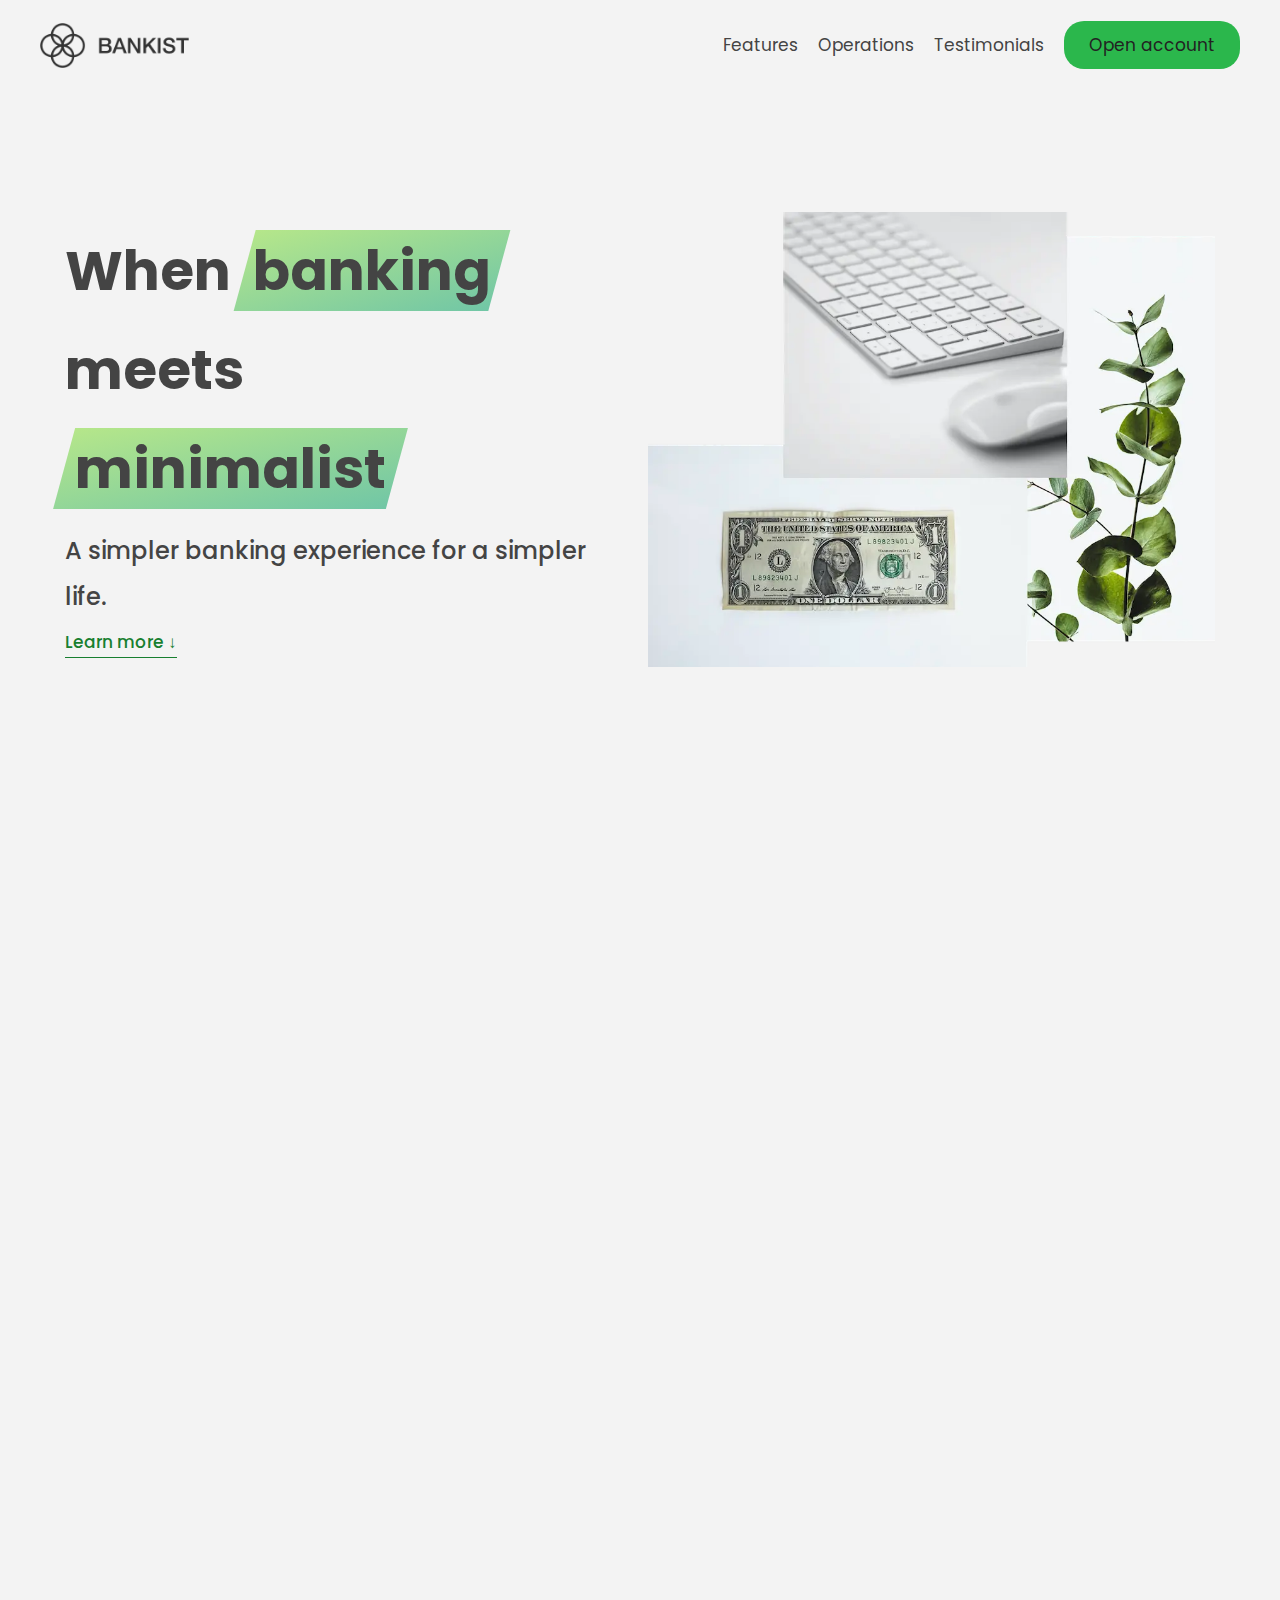
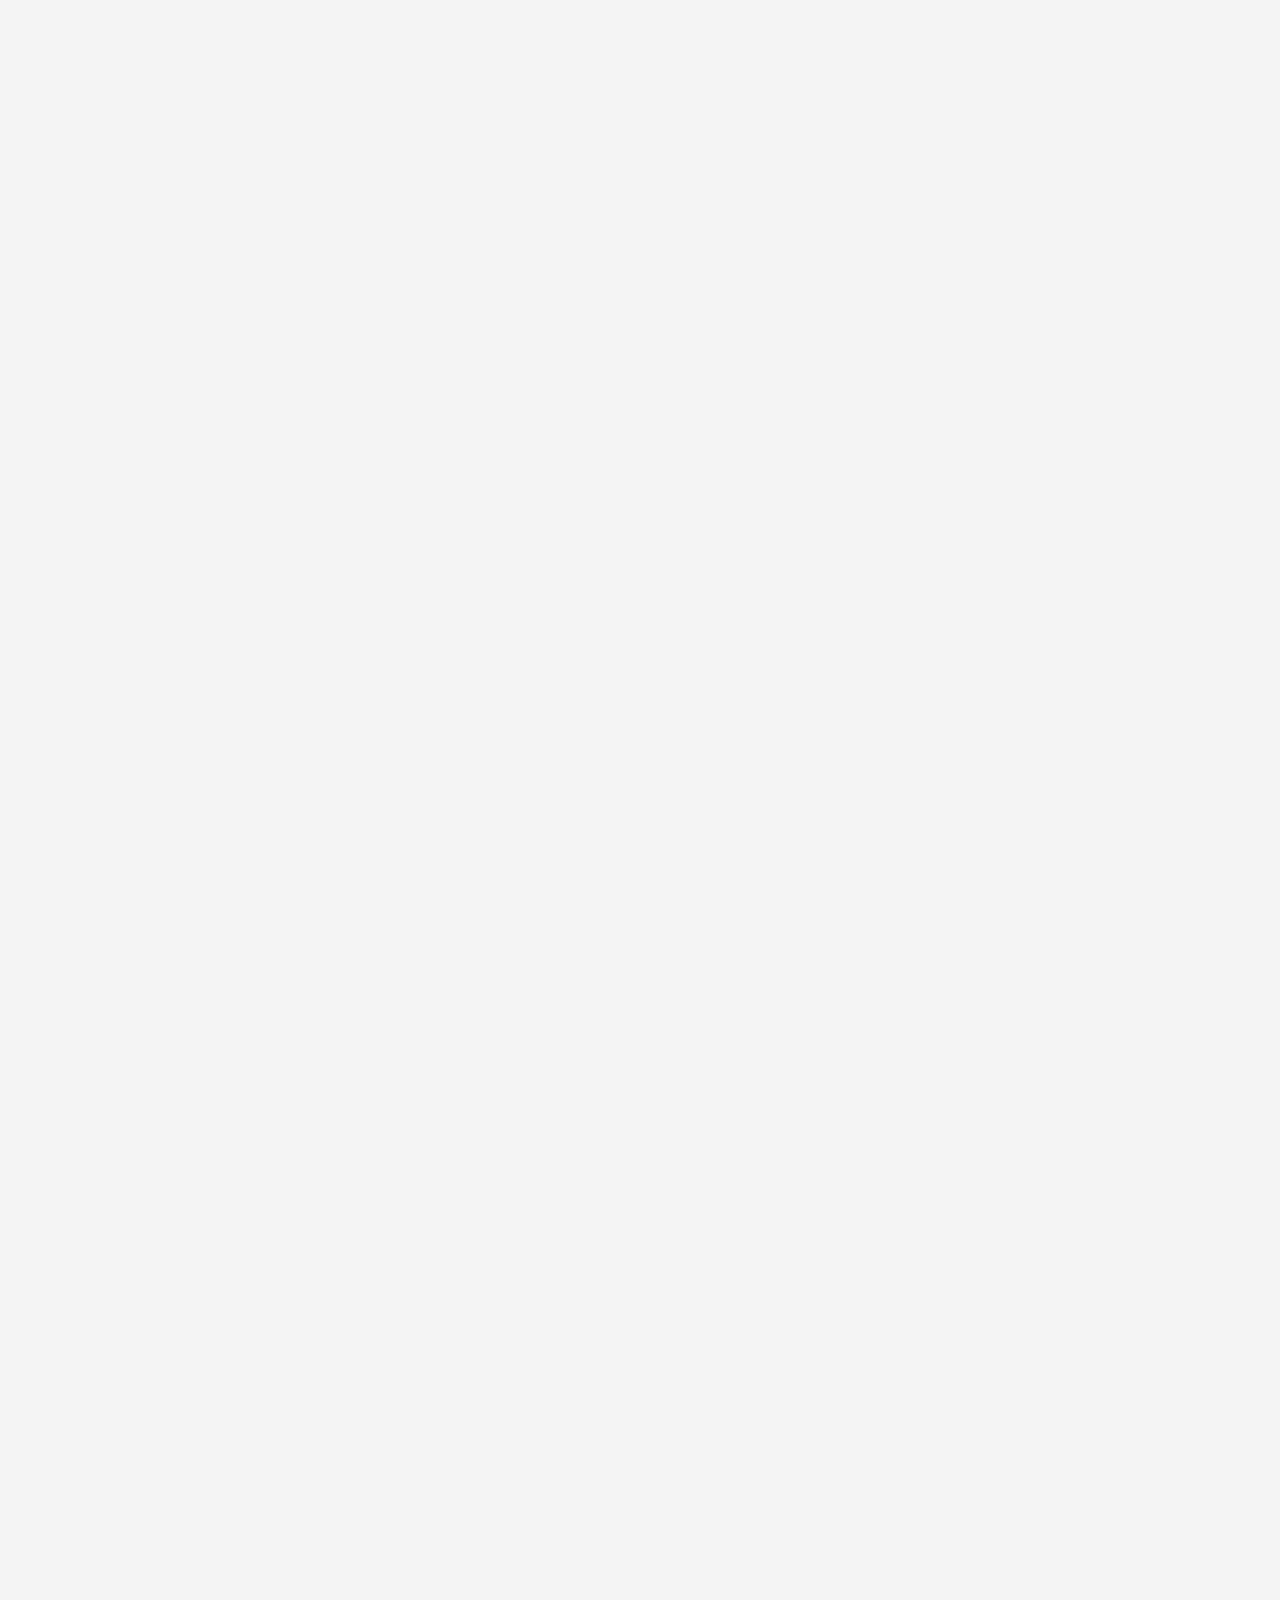
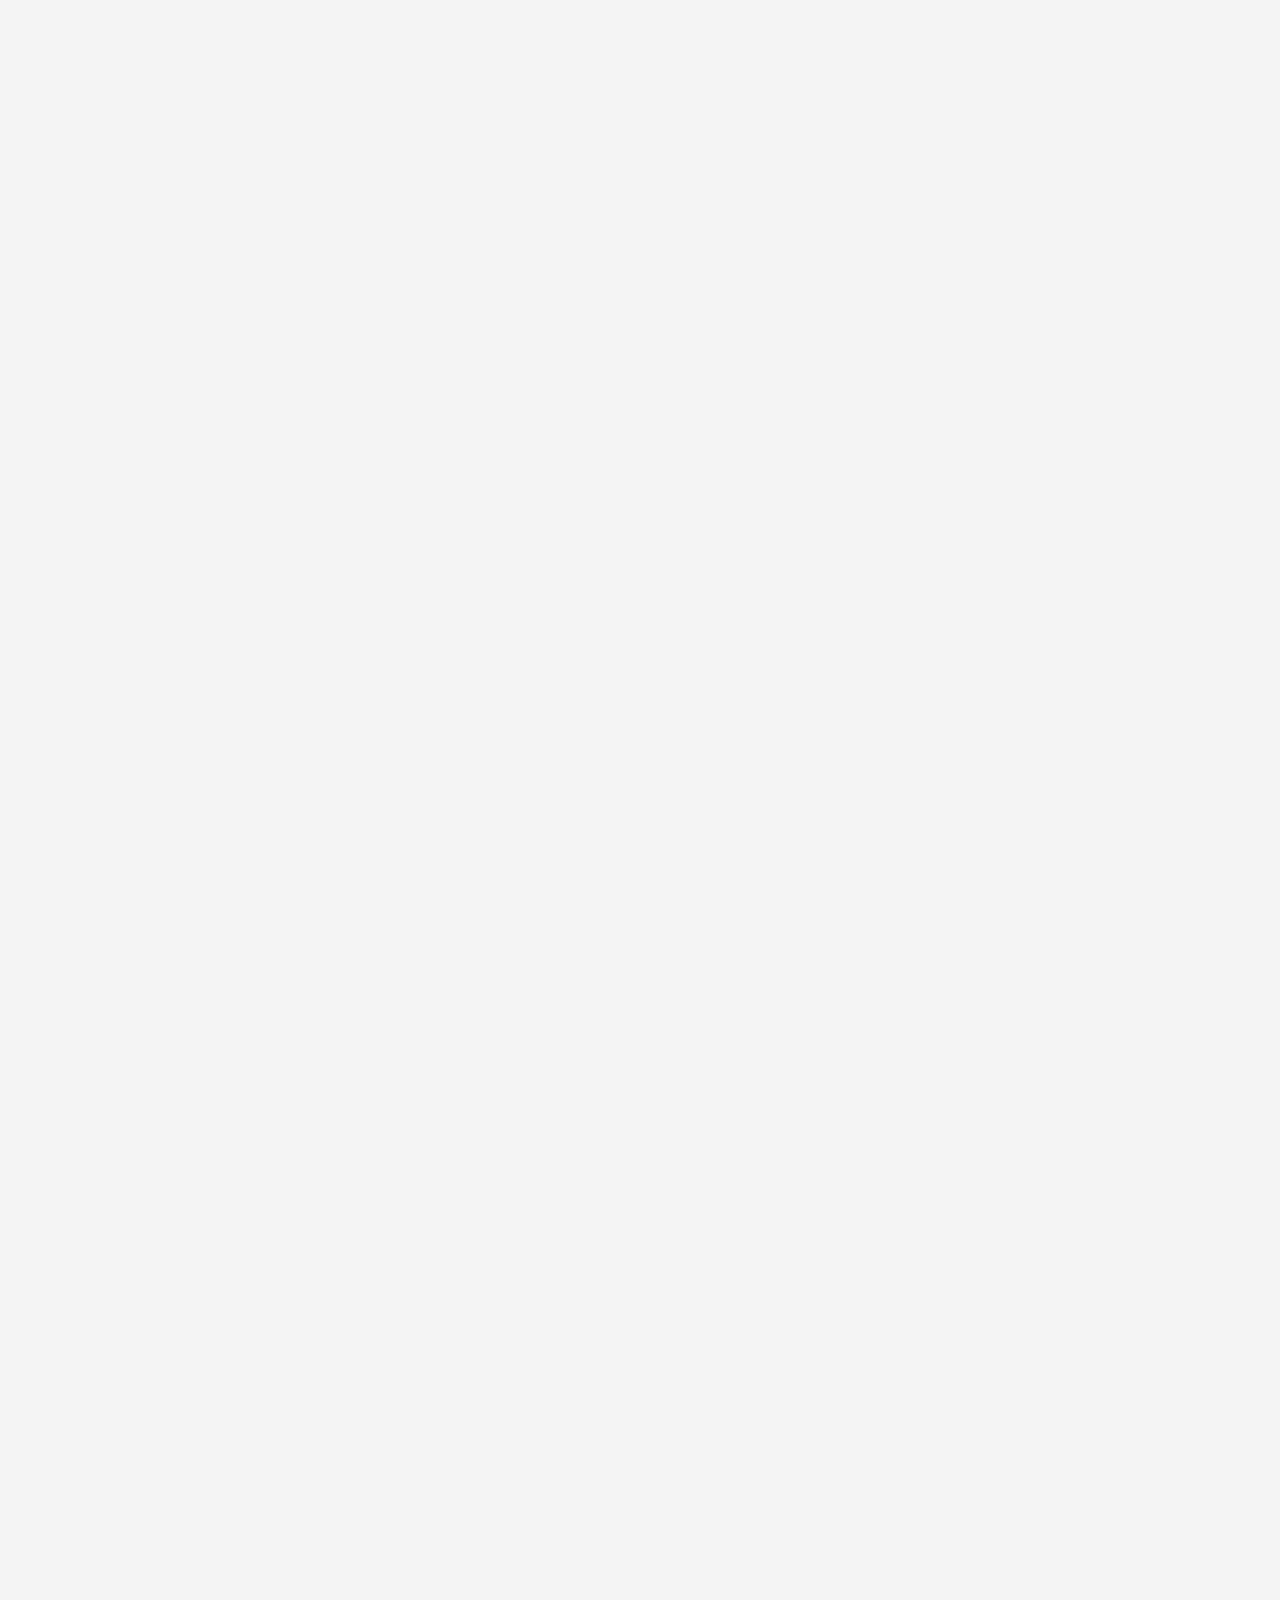
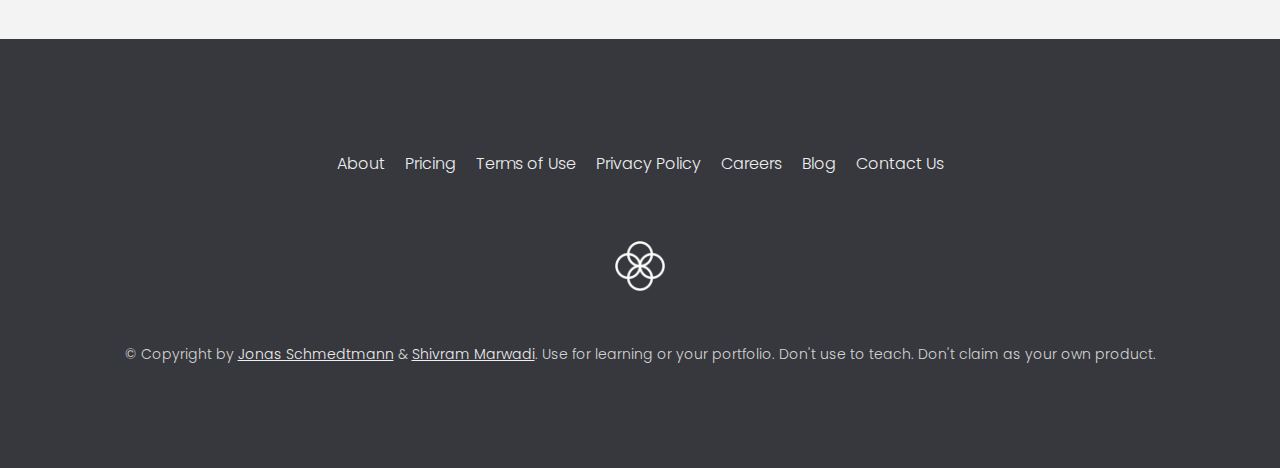
<file: bankist/index.html>
<!DOCTYPE html>
<html lang="en">

<head>
  <meta charset="UTF-8" />
  <meta name="viewport" content="width=device-width, initial-scale=1.0" />
  <meta http-equiv="X-UA-Compatible" content="ie=edge" />
  <meta name="description" content="Everything you need in a modern bank and more">
  <meta name="keywords" content="Online bank, Bankist bank, Fictional bank">
  <!-- Open Graph Meta Tags -->
  <meta property="og:title" content="Bankist" />
  <meta property="og:description" content="Everything you need in a modern bank and more" />
  <meta property="og:image" content="https://bankist-bank.vercel.app/img/logo.webp" />
  <meta property="og:url" content="https://bankist-bank.vercel.app/" />
  <meta property="og:type" content="website" />
  <link rel="shortcut icon" type="image/png" href="./img/icon.webp" />
  <link href="https://fonts.googleapis.com/css?family=Poppins:300,400,500,600&display=swap" rel="stylesheet" />
  <link rel="stylesheet" href="./css/style.css  " />
  <link rel="stylesheet" href="./css/responsive.css" />
  <title>Bankist | When Banking meets Minimalist</title>
  <script defer src="./index.js"></script>
</head>

<body>
  <header class="header">
    <nav class="nav">
      <img src="./img/logo.webp" alt="Bankist logo" class="nav__logo" id="logo" />
      <ul class="nav__links">
        <li class="nav__item">
          <a class="nav__link" href="#section--1">Features</a>
        </li>
        <li class="nav__item">
          <a class="nav__link" href="#section--2">Operations</a>
        </li>
        <li class="nav__item">
          <a class="nav__link" href="#section--3">Testimonials</a>
        </li>
        <li class="nav__item">
          <a class="nav__link nav__link--btn btn--show-modal" href="./login/login.html">Open
            account</a>
        </li>
      </ul>
      <img class="hamburger" src="./img/hamburger.webp" alt="Open menu" />
    </nav>

    <div class="header__title">
      <section class="header-content">
        <h1>
          When
          <!-- Green highlight effect -->
          <span class="highlight">banking</span>
          meets<br />
          <span class="highlight">minimalist</span>
        </h1>
        <h2>A simpler banking experience for a simpler life.</h2>
        <button class="btn--text btn--scroll-to">Learn more &DownArrow;</button>
      </section>

      <img src="./img/hero.webp" class="header__img" alt="Minimalist bank items" />
    </div>
  </header>

  <section class="section section-1 " id="section--1">
    <div class="section__title">
      <h2 class="section__description">Features</h2>
      <h3 class="section__header">
        Everything you need in a modern bank and more.
      </h3>
    </div>

    <div class="features">
      <section class="feature-one">
        <img src="./img/digital-lazy.webp" data-src="./img/digital.webp" alt="Computer"
          class="features__img lazy-img" />
        <div class="features__feature">
          <div class="features__icon">
            <svg>
              <use xlink:href="./img/icons.svg#icon-monitor"></use>
            </svg>
          </div>
          <h5 class="features__header">100% digital bank</h5>
          <p>
            Experience the convenience of banking entirely online, with no need to visit physical branches. Manage your
            finances anytime, anywhere, with our secure and user-friendly platform.
          </p>
        </div>
      </section>
      <section class="feature-two">
        <div class="features__feature">
          <div class="features__icon">
            <svg>
              <use xlink:href="./img/icons.svg#icon-trending-up"></use>
            </svg>
          </div>
          <h5 class="features__header">Watch your money grow</h5>
          <p>
            Enjoy competitive interest rates and smart saving tools that help your money grow effortlessly. Our
            intuitive dashboard provides clear insights into your financial progress.
          </p>
        </div>
        <img src="./img/grow-lazy.webp" data-src="./img/grow.webp" alt="Plant" class="features__img lazy-img" />
      </section>
      <section class="feature-three">
        <img src="./img/card-lazy.webp" data-src="./img/card.webp" alt="Credit card" class="features__img lazy-img" />
        <div class="features__feature">
          <div class="features__icon">
            <svg>
              <use xlink:href="./img/icons.svg#icon-credit-card"></use>
            </svg>
          </div>
          <h5 class="features__header">Free debit card included</h5>
          <p>
            Receive a free debit card with no hidden fees. Use it for everyday purchases, access ATMs, and enjoy
            seamless transactions worldwide.
          </p>
        </div>
      </section>
    </div>
  </section>

  <section class="section " id="section--2">
    <div class="section__title">
      <h2 class="section__description">Operations</h2>
      <h3 class="section__header">
        Everything as simple as possible, but no simpler.
      </h3>
    </div>

    <section class="operations">
      <section class="operations__tab-container">
        <button class="btn operations__tab operations__tab--1 operations__tab--active" data-tab="1">
          <span>01</span>Instant Transfers
        </button>
        <button class="btn operations__tab operations__tab--2" data-tab="2">
          <span>02</span>Instant Loans
        </button>
        <button class="btn operations__tab operations__tab--3" data-tab="3">
          <span>03</span>Instant Closing
        </button>
      </section>
      <div class="operations__content operations__content--1 operations__content--active">
        <div class="operations__icon operations__icon--1">
          <svg>
            <use xlink:href="./img/icons.svg#icon-upload"></use>
          </svg>
        </div>
        <h5 class="operations__header">
          Tranfser money to anyone, instantly! No fees, no BS.
        </h5>
        <p>
          Enjoy the freedom of sending money to anyone, anywhere, with just a few taps. Our instant transfer feature
          ensures your funds reach their destination in seconds. With no fees and no hidden charges, you can transfer
          money without any hassle. Experience seamless and secure transactions that make managing your finances simpler
          and more efficient.
        </p>
      </div>

      <div class="operations__content operations__content--2">
        <div class="operations__icon operations__icon--2">
          <svg>
            <use xlink:href="./img/icons.svg#icon-home"></use>
          </svg>
        </div>
        <h5 class="operations__header">
          Buy a home or make your dreams come true, with instant loans.
        </h5>
        <p>
          Whether you're looking to buy your dream home or fund a personal project, our instant loans provide the
          financial boost you need. With quick approvals and competitive rates, you can achieve your goals without the
          long wait. Enjoy a seamless application process and get the funds you need to make your dreams a reality.
        </p>
      </div>
      <div class="operations__content operations__content--3">
        <div class="operations__icon operations__icon--3">
          <svg>
            <use xlink:href="./img/icons.svg#icon-user-x"></use>
          </svg>
        </div>
        <h5 class="operations__header">
          No longer need your account? No problem! Close it instantly.
        </h5>
        <p>
          If you ever decide to close your account, we've made the process simple and hassle-free. With just a few
          clicks, you can close your account instantly without any hidden fees or lengthy procedures. Enjoy the freedom
          and flexibility to manage your banking needs on your terms.
        </p>
      </div>
    </section>
  </section>

  <section class="section " id="section--3">
    <div class="section__title section__title--testimonials">
      <h2 class="section__description">Not sure yet?</h2>
      <h3 class="section__header">
        Millions of Bankists are already making their lifes simpler.
      </h3>
    </div>

    <div class="slider">
      <div class="slide slide--1">
        <div class="testimonial">
          <h5 class="testimonial__header">Best financial decision ever!</h5>
          <blockquote class="testimonial__text">
            Choosing our online bank is the smartest financial move you can make. Enjoy unparalleled convenience,
            top-notch security, and a range of features designed to help you manage your money effectively. Experience
            the future of banking and make your best financial decision today!
          </blockquote>
          <address class="testimonial__author">
            <img src="./img/user-1.webp" alt="" aria-hidden="true" class="testimonial__photo" />
            <h6 class="testimonial__name">Aarav Lynn</h6>
            <p class="testimonial__location">San Francisco, USA</p>
          </address>
        </div>
      </div>

      <div class="slide slide--2">
        <div class="testimonial">
          <h5 class="testimonial__header">
            The last step to becoming a complete minimalist
          </h5>
          <blockquote class="testimonial__text">
            Embrace simplicity with our streamlined banking experience. Our 100% digital bank eliminates the clutter and
            complexity of traditional banking, allowing you to manage your finances effortlessly. Take the final step
            towards a minimalist lifestyle with a bank that values simplicity and efficiency.
          </blockquote>
          <address class="testimonial__author">
            <img src="./img/user-2.webp" alt="" aria-hidden="true" class="testimonial__photo" />
            <h6 class="testimonial__name">Miyah Miles</h6>
            <p class="testimonial__location">London, UK</p>
          </address>
        </div>
      </div>

      <div class="slide slide--3">
        <div class="testimonial">
          <h5 class="testimonial__header">
            Finally free from old-school banks
          </h5>
          <blockquote class="testimonial__text">
            Break free from the constraints of traditional banking. Our modern, fully digital platform offers a
            refreshing alternative, giving you the freedom and flexibility to manage your finances on your terms. Say
            goodbye to long lines, hidden fees, and outdated practices, and hello to a new era of banking.
          </blockquote>
          <address class="testimonial__author">
            <img src="./img/user-3.webp" alt="" aria-hidden="true" class="testimonial__photo" />
            <h6 class="testimonial__name">Francisco Gomes</h6>
            <p class="testimonial__location">Lisbon, Portugal</p>
          </address>
        </div>
      </div>
      <button class="slider__btn slider__btn--left">&larr;</button>
      <button class="slider__btn slider__btn--right">&rarr;</button>
      <div class="dots"></div>
    </div>
  </section>

  <section class="section section--sign-up ">
    <div class="section__title">
      <h3 class="section__header">
        The best day to join Bankist was one year ago. The second best is
        today!
      </h3>
    </div>
    <a class="nav__link nav__link--btn btn--show-modal" href="./login/login.html">Open your free account
      today!</a>
  </section>

  <footer class="footer">
    <ul class="footer__nav">
      <li class="footer__item">
        <a class="footer__link" href="#">About</a>
      </li>
      <li class="footer__item">
        <a class="footer__link" href="#">Pricing</a>
      </li>
      <li class="footer__item">
        <a class="footer__link" href="#">Terms of Use</a>
      </li>
      <li class="footer__item">
        <a class="footer__link" href="#">Privacy Policy</a>
      </li>
      <li class="footer__item">
        <a class="footer__link" href="#">Careers</a>
      </li>
      <li class="footer__item">
        <a class="footer__link" href="#">Blog</a>
      </li>
      <li class="footer__item">
        <a class="footer__link" href="#">Contact Us</a>
      </li>
    </ul>
    <img src="./img/icon.webp" alt="Bankist logo" class="footer__logo" />
    <p class="footer__copyright">
      &copy; Copyright by
      <a class="footer__link twitter-link" target="_blank" href="https://twitter.com/jonasschmedtman">Jonas
        Schmedtmann</a> & <a class="footer__link twitter-link" target="_blank"
        href="#">Shivram Marwadi</a>. Use for learning or your portfolio. Don't use to teach. Don't claim
      as your own product.
    </p>
  </footer>

  <div class="overlay hidden"></div>
</body>

</html>
</file>
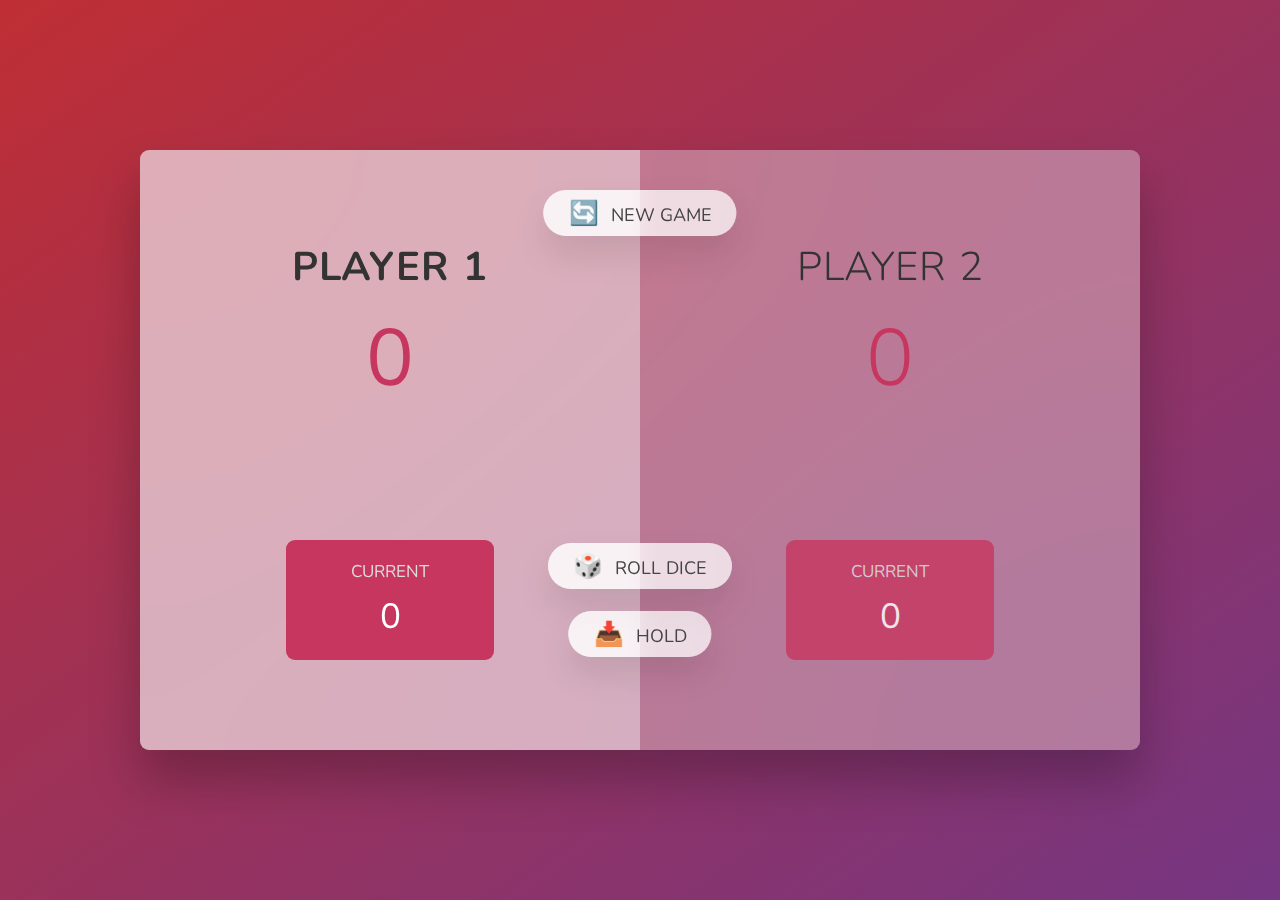
<file: Pig Game/index.html>
<!DOCTYPE html>
<html lang="en">
  <head>
    <meta charset="UTF-8" />
    <meta name="viewport" content="width=device-width, initial-scale=1.0" />
    <meta http-equiv="X-UA-Compatible" content="ie=edge" />
    <link rel="stylesheet" href="style.css" />
    <title>Pig Game</title>
  </head>
  <body>
    <main>
      <section class="player player--0 player--active">
        <h2 class="name" id="name--0">Player 1</h2>
        <p class="score" id="score--0">43</p>
        <div class="current">
          <p class="current-label">Current</p>
          <p class="current-score" id="current--0">0</p>
        </div>
      </section>
      <section class="player player--1">
        <h2 class="name" id="name--1">Player 2</h2>
        <p class="score" id="score--1">24</p>
        <div class="current">
          <p class="current-label">Current</p>
          <p class="current-score" id="current--1">0</p>
        </div>
      </section>

      <img src="dice-5.png" alt="Playing dice" class="dice" />
      <button class="btn btn--new">🔄 New game</button>
      <button class="btn btn--roll">🎲 Roll dice</button>
      <button class="btn btn--hold">📥 Hold</button>
    </main>
    <script src="script.js"></script>
  </body>
</html>
</file>
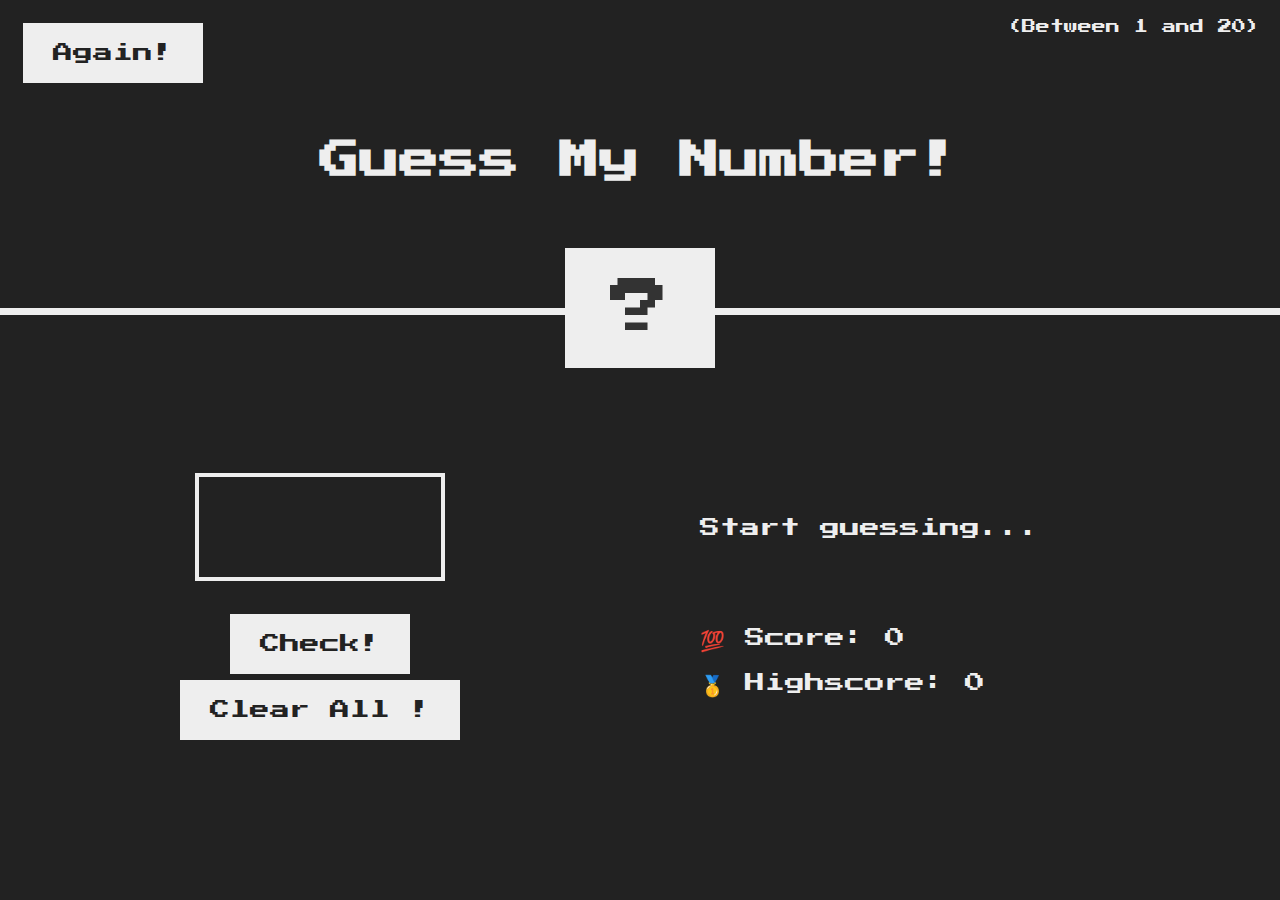
<file: starter/index.html>
<!DOCTYPE html>
<html lang="en">
  <head>
    <meta charset="UTF-8" />
    <meta name="viewport" content="width=device-width, initial-scale=1.0" />
    <meta http-equiv="X-UA-Compatible" content="ie=edge" />
    <link rel="stylesheet" href="style.css" />
    <title>Guess My Number!</title>
  </head>
  <body>
    <header>
      <h1>Guess My Number!</h1>
      <p class="between">(Between 1 and 20)</p>
      <button class="btn again">Again!</button>
      <div class="number">?</div>
    </header>
    <main>
      <section class="left">
        <input type="number" class="guess" min="0" max="20"/>
        <button class="btn check">Check!</button>
        <button class="btn clear">Clear All !</button>
      </section>
      <section class="right">
        <p class="message">Start guessing...</p>
        <p class="label-score">💯 Score: <span class="score">0</span></p>
        <p class="label-highscore">
          🥇 Highscore: <span class="highscore">0</span>
        </p>
      </section>
    </main>
    <script src="script.js"></script>
  </body>
</html>
</file>
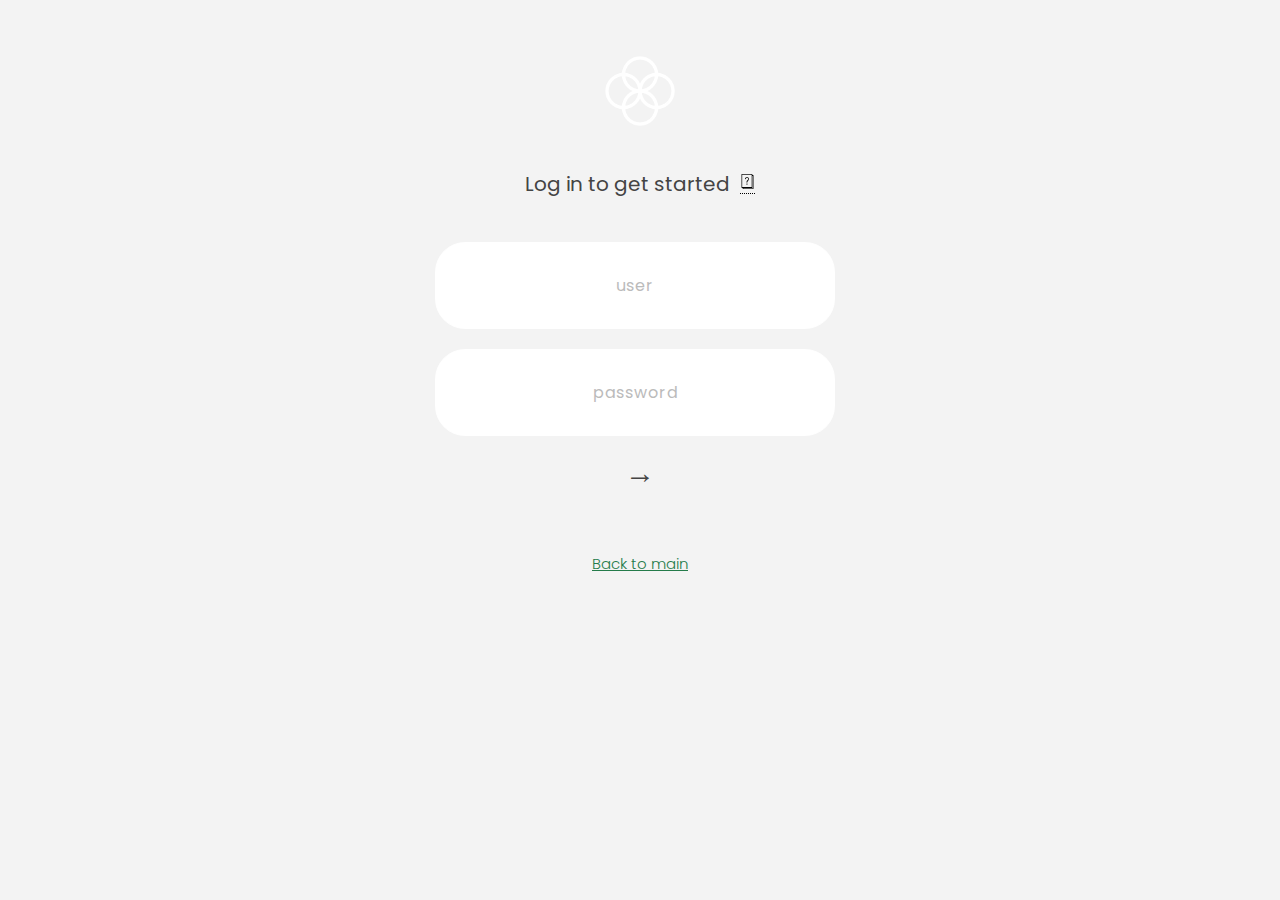
<file: bankist/login/login.html>
<!DOCTYPE html>
<html lang="en">

<head>
  <meta charset="UTF-8" />
  <meta name="viewport" content="width=device-width, initial-scale=1.0" />
  <meta name="description" content="Everything you need in a modern bank and more">
  <meta name="keywords" content="Online bank, Bankist bank, Fictional bank">
  <!-- Open Graph Meta Tags -->
  <meta property="og:title" content="Bankist" />
  <meta property="og:description" content="Everything you need in a modern bank and more" />
  <meta property="og:image" content="https://bankist-bank.vercel.app/img/logo.png" />
  <meta property="og:url" content="https://bankist-bank.vercel.app/" />
  <meta property="og:type" content="website" />
  <meta http-equiv="X-UA-Compatible" content="ie=edge" />
  <link rel="shortcut icon" type="image/png" href="../img/icon.webp" />
  <link href="https://fonts.googleapis.com/css?family=Poppins:400,500,600&display=swap" rel="stylesheet" />
  <link rel="stylesheet" href="../css/login.css" />
  <link rel="stylesheet" href="../css/style.css" />
  <link rel="stylesheet" href="../css/responsive.css" />
  <title>Login - Bankist</title>
</head>

<body>
  <!-- TOP NAVIGATION -->
  <header class="login-nav">
    <img src="../img/icon.webp" alt="Bankist logo" class="logo" />
    <article class="login-heading">
      <h1 class="welcome">Log in to get started</h1>
      <div class="tooltip"> <img class="hint-icon" alt="Get a hint" src="../img//questions.webp" />
        <article class="tooltiptext">
          <p>Username: <span>ww</span></p>
          <p>Password: <span>1111</span></p>
        </article>
      </div>
    </article>
    <form class="login">
      <input type="text" placeholder="user" class="login__input login__input--user" />
      <input type="password" autocomplete="" placeholder="password" maxlength="4"
        class="login__input login__input--password" />
      <button class="login__btn">&rarr;</button>
      <p class="warning-text"></p>
    </form>

    <a class="back-to-main" href="/">Back to main </a>

  </header>

  <main class="app">
    <!-- BALANCE -->
    <div class="balance">
      <div>
        <p class="balance__label">Current balance</p>
        <p class="balance__date">
          As of <span class="date">05/03/2037</span>
        </p>
      </div>
      <p class="balance__value">0000€</p>
    </div>

    <!-- MOVEMENTS -->
    <div class="movements">
      <div class="movements__row">
        <div class="movements__type movements__type--deposit">2 deposit</div>
        <div class="movements__date">3 days ago</div>
        <div class="movements__value">4 000€</div>
      </div>
      <div class="movements__row">
        <div class="movements__type movements__type--withdrawal">
          1 withdrawal
        </div>
        <div class="movements__date">24/01/2037</div>
        <div class="movements__value">-378€</div>
      </div>
    </div>

    <!-- SUMMARY -->
    <div class="summary">
      <p class="summary__label">In</p>
      <p class="summary__value summary__value--in">0000€</p>
      <p class="summary__label">Out</p>
      <p class="summary__value summary__value--out">0000€</p>
      <p class="summary__label">Interest</p>
      <p class="summary__value summary__value--interest">0000€</p>
      <button class="btn--sort">&downarrow; SORT</button>
    </div>

    <!-- OPERATION: TRANSFERS -->
    <div class="operation operation--transfer">
      <h2>Transfer money</h2>
      <form class="form form--transfer">
        <input type="text" class="form__input form__input--to" />
        <input type="number" class="form__input form__input--amount" />
        <button class="form__btn form__btn--transfer">&rarr;</button>
        <label class="form__label">Transfer to</label>
        <label class="form__label">Amount</label>
      </form>
    </div>

    <!-- OPERATION: LOAN -->
    <div class="operation operation--loan">
      <h2>Request loan</h2>
      <form class="form form--loan">
        <input type="number" class="form__input form__input--loan-amount" />
        <button class="form__btn form__btn--loan">&rarr;</button>
        <label class="form__label form__label--loan">Amount</label>
      </form>
    </div>

    <!-- OPERATION: CLOSE -->
    <div class="operation operation--close">
      <h2>Close account</h2>
      <form class="form form--close">
        <input type="text" class="form__input form__input--user" />
        <input type="password" maxlength="6" class="form__input form__input--pin" autocomplete="" />
        <button class="form__btn form__btn--close">&rarr;</button>
        <label class="form__label">Confirm user</label>
        <label class="form__label">Confirm PIN</label>
      </form>
    </div>
    <a class="back-to-main" href="https://bankist-bank.vercel.app/">Back to main </a>
    <button class="btn logout">Log out</button>

    <!-- LOGOUT TIMER -->
    <p class="logout-timer">
      You will be logged out in <span class="timer">05:00</span>
    </p>
  </main>
  <script src="./login.js"></script>
</body>

</html>
</file>
<file: bankist/css/style.css>
:root {
  --color-primary: #2bb74c;
  --color-primary-font: #177f2f;
  --color-secondary: #ffcb03;
  --color-tertiary: #ff585f;
  --color-primary-darker: #247b4a;
  --color-secondary-darker: #ffbb00;
  --color-tertiary-darker: #fd424b;
  --color-primary-opacity: #5ec5763a;
  --color-secondary-opacity: #ffcd0331;
  --color-tertiary-opacity: #ff58602d;
  --gradient-primary: linear-gradient(to top left, #39b385, #9be15d);
  --gradient-secondary: linear-gradient(to top left, #ffb003, #ffcb03);
  --gradient-cancellation: linear-gradient(to top left, #e52a5a, #ff585f);
  --white: #ffffff;
  --black: #000000;
}

* {
  margin: 0;
  padding: 0;
  box-sizing: inherit;
}

html {
  font-size: 62.5%;
  box-sizing: border-box;
}

body {
  font-family: "Poppins", sans-serif;
  font-weight: 300;
  color: #444;
  line-height: 1.9;
  background-color: #f3f3f3;
}

/* GENERAL ELEMENTS */
.section {
  padding: 15rem 3rem;
  border-top: 1px solid #ddd;

  transition:
    transform 1s,
    opacity 1s;
}
.hidden-text {
  position: absolute;
  left: -1000rem;
}
.section--hidden {
  opacity: 0;
  transform: translateY(8rem);
}

.section__title {
  max-width: 80rem;
  margin: 0 auto 8rem auto;
}

.section__description {
  font-size: 1.8rem;
  font-weight: 600;
  text-transform: uppercase;
  color: var(--color-primary-font);
  margin-bottom: 1rem;
}

.section__header {
  font-size: 4rem;
  line-height: 1.3;
  font-weight: 500;
}

.btn {
  display: inline-block;
  background-color: var(--color-primary);
  font-size: 1.6rem;
  font-family: inherit;
  font-weight: 500;
  border: none;
  padding: 1.25rem 4.5rem;
  border-radius: 2rem;
  cursor: pointer;
  transition: all 0.3s;
  color: var(--black);
}

.btn:hover {
  background-color: var(--color-primary-darker);
}

.btn--text {
  display: inline-block;
  background: none;
  font-size: 1.7rem;
  font-family: inherit;
  font-weight: 500;
  color: var(--color-primary-font);
  border: none;
  border-bottom: 1px solid currentColor;
  padding-bottom: 2px;
  cursor: pointer;
  transition: all 0.3s;
  width: max-content;
}
.btn---close-cookie {
  color: var(--black);
}
p {
  color: #666;
}

/* This is BAD for accessibility! Don't do in the real world! */
button:focus {
  outline: none;
}

img {
  transition: filter 0.5s;
}

.lazy-img {
  filter: blur(20px);
}

/* NAVIGATION */
.nav {
  display: flex;
  justify-content: space-between;
  align-items: center;
  height: 9rem;
  width: 100%;
  padding: 1rem;
  z-index: 100;
  flex-direction: row;
}

.nav__logo {
  height: 4.5rem;
  transition: all 0.3s;
}
.hamburger {
  display: none;
}
.nav__links {
  display: flex;
  align-items: center;
  list-style: none;
  gap: 2rem;
}

.nav__link:link,
.nav__link:visited {
  font-size: 1.7rem;
  font-weight: 400;
  color: inherit;
  text-decoration: none;
  display: block;
  transition: all 0.3s;
}

.nav__link--btn:link,
.nav__link--btn:visited {
  padding: 0.8rem 2.5rem;
  border-radius: 2rem;
  background-color: var(--color-primary);
  color: #222;
}

.nav__link--btn:hover,
.nav__link--btn:active {
  color: inherit;
  background-color: var(--color-primary-darker);
  color: var(--black);
}

form {
  display: flex;
  flex-direction: column;
  gap: 3rem;
}
.form-buttons {
  display: flex;
  flex-direction: row;
  gap: 3rem;
  justify-content: center;
}
.next--step {
  padding: 1rem;
  border-radius: 2rem;
  background-color: var(--color-primary);
  color: var(--black);
  font-size: 1.7rem;
  font-weight: 500;
  letter-spacing: 1px;
  text-decoration: none;
  transition: all 0.3s;
  width: 30%;
  text-align: center;
}
.next--step:hover {
  color: inherit;
  background-color: var(--color-primary-darker);
  color: #333;
}

/* HEADER */
.header {
  padding: 0 3rem;
  height: 100vh;
  display: flex;
  flex-direction: column;
  align-items: center;
}

.header__title {
  max-width: 115rem;
  display: grid;
  grid-template-columns: repeat(2, 1fr);
  margin-top: 10%;
  align-items: center;
  gap: 1.5rem;
}
.header-content {
  display: flex;
  flex-direction: column;
  gap: 1rem;
}

h1 {
  font-size: 5.5rem;
  line-height: 1.8;
}

h2 {
  font-size: 2.4rem;
  font-weight: 500;
}

.header__img {
  width: 100%;
}

.highlight {
  position: relative;
  margin-left: 10px;
}

.highlight::after {
  display: block;
  content: "";
  position: absolute;
  bottom: 0;
  left: 0;
  height: 100%;
  width: 100%;
  z-index: -1;
  opacity: 0.7;
  transform: scale(1.07, 1.05) skewX(-15deg);
  background-image: var(--gradient-primary);
}

/* FEATURES */
.features {
  display: grid;
  grid-template-columns: 1fr;
  gap: 4rem;
  margin: 0 12rem;
}
.feature-one,
.feature-two,
.feature-three {
  display: grid;
  grid-template-columns: repeat(2, 1fr);
}

.features__img {
  width: 100%;
}

.features__feature {
  align-self: center;
  justify-self: center;
  width: 70%;
  font-size: 1.5rem;
}

.features__icon {
  display: flex;
  align-items: center;
  justify-content: center;
  background-color: var(--color-primary-opacity);
  height: 5.5rem;
  width: 5.5rem;
  border-radius: 50%;
  margin-bottom: 2rem;
}

.features__icon svg {
  height: 2.5rem;
  width: 2.5rem;
  fill: var(--color-primary);
}

.features__header {
  font-size: 2rem;
  margin-bottom: 1rem;
}

/* OPERATIONS */
.operations {
  max-width: 100rem;
  margin: 12rem auto 0 auto;

  background-color: var(--white);
}

.operations__tab-container {
  display: flex;
  justify-content: center;
}

.operations__tab {
  margin-right: 2.5rem;
  transform: translateY(-50%);
  color: var(--black);
}

.operations__tab span {
  margin-right: 1rem;
  font-weight: 600;
  display: inline-block;
}

.operations__tab--1 {
  background-color: var(--color-secondary);
}

.operations__tab--1:hover {
  background-color: var(--color-secondary-darker);
}

.operations__tab--3 {
  background-color: var(--color-tertiary);
  margin: 0;
}

.operations__tab--3:hover {
  background-color: var(--color-tertiary-darker);
}

.operations__tab--active {
  transform: translateY(-66%);
}

.operations__content {
  display: none;
  font-size: 1.7rem;
  padding: 2.5rem 7rem 6.5rem 7rem;
}

.operations__content--active {
  display: grid;
  grid-template-columns: 7rem 1fr;
  column-gap: 3rem;
  row-gap: 0.5rem;
}

.operations__header {
  font-size: 2.25rem;
  font-weight: 500;
  align-self: center;
}

.operations__icon {
  display: flex;
  align-items: center;
  justify-content: center;
  height: 7rem;
  width: 7rem;
  border-radius: 50%;
}

.operations__icon svg {
  height: 2.75rem;
  width: 2.75rem;
}

.operations__content p {
  grid-column: 2;
}

.operations__icon--1 {
  background-color: var(--color-secondary-opacity);
}
.operations__icon--2 {
  background-color: var(--color-primary-opacity);
}
.operations__icon--3 {
  background-color: var(--color-tertiary-opacity);
}
.operations__icon--1 svg {
  fill: var(--color-secondary-darker);
}
.operations__icon--2 svg {
  fill: var(--color-primary);
}
.operations__icon--3 svg {
  fill: var(--color-tertiary);
}

/* SLIDER */
.slider {
  max-width: 100rem;
  height: 60rem;
  margin: 0 auto;
  position: relative;
  overflow: hidden;
}

.slide {
  position: absolute;
  top: 0;
  width: 100%;
  height: 50rem;
  display: flex;
  align-items: center;
  justify-content: center;
  transition: transform 1s;
}

.slide > img {
  width: 100%;
  height: 100%;
  object-fit: cover;
}

.slider__btn {
  position: absolute;
  top: 50%;
  z-index: 10;

  border: none;
  background: rgba(255, 255, 255, 0.7);
  font-family: inherit;
  color: var(--black);
  border-radius: 50%;
  height: 5.5rem;
  width: 5.5rem;
  font-size: 3.25rem;
  cursor: pointer;
}

.slider__btn--left {
  left: 6%;
  transform: translate(-50%, -50%);
}

.slider__btn--right {
  right: 6%;
  transform: translate(50%, -50%);
}

.dots {
  position: absolute;
  bottom: 5%;
  left: 50%;
  transform: translateX(-50%);
  display: flex;
}

.dots__dot {
  border: none;
  background-color: #b9b9b9;
  opacity: 0.7;
  height: 1rem;
  width: 1rem;
  border-radius: 50%;
  margin-right: 1.75rem;
  cursor: pointer;
  transition: all 0.5s;
}

.dots__dot:last-child {
  margin: 0;
}

.dots__dot--active {
  background-color: #888;
  opacity: 1;
}

/* TESTIMONIALS */
.testimonial {
  width: 65%;
  position: relative;
}

.testimonial::before {
  content: "\201C";
  position: absolute;
  top: -5.7rem;
  left: -6.8rem;
  line-height: 1;
  font-size: 20rem;
  font-family: inherit;
  color: var(--color-primary);
  z-index: -1;
}

.testimonial__header {
  font-size: 2.25rem;
  font-weight: 500;
  margin-bottom: 1.5rem;
}

.testimonial__text {
  font-size: 1.7rem;
  margin-bottom: 3.5rem;
  color: #666;
}

.testimonial__author {
  margin-left: 3rem;
  font-style: normal;

  display: grid;
  grid-template-columns: 6.5rem 1fr;
  column-gap: 2rem;
}

.testimonial__photo {
  grid-row: 1 / span 2;
  width: 6.5rem;
  border-radius: 50%;
}

.testimonial__name {
  font-size: 1.7rem;
  font-weight: 500;
  align-self: end;
  margin: 0;
}

.testimonial__location {
  font-size: 1.5rem;
}

.section__title--testimonials {
  margin-bottom: 4rem;
}

/* SIGNUP */
.section--sign-up {
  background-color: #37383d;
  border-top: none;
  border-bottom: 1px solid #444;
  text-align: center;
  padding: 10rem 3rem;
}

.section--sign-up .section__header {
  color: var(--white);
  text-align: center;
}

.section--sign-up .section__title {
  margin-bottom: 6rem;
}

.section--sign-up a {
  font-size: 1.9rem;
  padding: 2rem 5rem;
  width: max-content;
  margin: 0 auto;
}

/* FOOTER */
.footer {
  padding: 10rem 3rem;
  background-color: #37383d;
  display: flex;
  flex-direction: column;
  align-items: center;
}

.footer__nav {
  list-style: none;
  display: flex;
  justify-content: center;
  flex-wrap: wrap;
  margin: 0 auto;
  margin-bottom: 5rem;
  line-height: 5rem;
  gap: 2rem;
}

.footer__link {
  font-size: 1.6rem;
  color: #eee;
  text-decoration: none;
}

.footer__logo {
  height: 5rem;
  display: block;
  margin: 0 auto;
  margin-bottom: 5rem;
}

.footer__copyright {
  font-size: 1.4rem;
  color: #d5d5d5;
  text-align: center;
}

.footer__copyright .footer__link {
  font-size: 1.4rem;
  text-decoration: underline;
}

.hidden {
  visibility: hidden;
  opacity: 0;
}

/* COOKIE MESSAGE */
.cookie-message {
  position: fixed;
  bottom: 0;
  display: flex;
  align-items: center;
  justify-content: space-evenly;
  width: 100%;
  background-color: var(--white);
  color: #bbb;
  font-size: 1.3rem;
  font-weight: 400;
  padding: 1rem;
  z-index: 999;
}
</file>
<file: bankist/css/responsive.css>
@media screen and (max-width: 1201px) {
  h1 {
    font-size: 5rem;
    line-height: 1.6;
  }
}

@media screen and (max-width: 1025px) {
  .header {
    padding: 2rem;
  }
  .nav__link--btn {
    font-size: 1.3rem;
  }
  .features {
    margin: 0 6rem;
  }
  nav {
    flex-direction: column;
    gap: 3rem;
    padding: 1rem;
  }

  .login__input {
    width: 40rem;
    padding: 3rem;
  }
  .login__input::placeholder {
    font-size: 2rem;
  }
  .login__btn {
    font-size: 4rem;
  }
  .app {
    grid-template-columns: 50% 1fr;
    width: 95%;
  }
  .movements__row {
    justify-content: space-between;
  }
}

@media screen and (max-width: 750px) {
  header {
    position: relative;
  }
  .header__title {
    grid-template-columns: 1fr;
  }
  .features {
    margin: 0 1rem;
    gap: 1rem;
    align-items: center;
  }
  .features__feature {
    width: 100%;
  }
  .feature-one,
  .feature-two,
  .feature-three {
    gap: 2rem;
    align-items: center;
  }
  .operations__content {
    padding: 2rem 4rem;
  }
  .testimonial {
    width: 75%;
  }
  .cookie-message button {
    font-size: 1.2rem;
  }
  .nav__links {
    display: none;
  }
  .hamburger {
    display: inline-block;
    width: 5rem;
    cursor: pointer;
    right: 0;
  }
  .nav__links.active {
    position: absolute;
    display: flex;
    flex-direction: column;
    align-items: center;
    justify-content: center;
    top: 0;
    left: 0;
    right: 0;
    background-color: #f3f3f3;
    padding: 2rem;
    z-index: 997;
    height: 100vh;
  }
  .nav__logo,
  .hamburger {
    z-index: 99999;
  }
  .nav__links.active-sticky {
    position: absolute;
    display: flex;
    flex-direction: column;
    top: 70%;
    left: 0;
    right: 0;
    background-color: rgba(255, 255, 255, 0.95);
    padding: 2rem;
    z-index: 997;
    z-index: 999999;
  }
  .app {
    grid-template-columns: 1fr;
    grid-template-rows: 1fr;
  }
  .balance {
    grid-column: 1 / span 1;
  }
  .movements {
    width: 100%;
  }
}

@media screen and (max-width: 600px) {
  .features {
    grid-template-columns: 1fr;
  }
  .feature-one,
  .feature-two,
  .feature-three {
    display: flex;
  }
  .feature-one,
  .feature-three {
    flex-direction: column;
  }
  .feature-two {
    flex-direction: column-reverse;
  }
  .operations__tab-container {
    flex-direction: column;
    gap: 1.5rem;
  }
  .operations__tab {
    margin: initial;
  }
  .operations__tab--active {
    box-shadow: -2px 10px 24px -11px rgba(0, 0, 0, 0.62);
    -webkit-box-shadow: -2px 10px 24px -11px rgba(0, 0, 0, 0.62);
    -moz-box-shadow: -2px 10px 24px -11px rgba(0, 0, 0, 0.62);
  }
  .slider {
    display: none;
  }
  .cookie-message button,
  .cookie-message {
    font-size: 0.8rem;
  }
  .login__input {
    width: 30rem;
    padding: 3rem;
  }
  .app {
    justify-content: center;
    justify-items: center;
    grid-template-columns: 90%;
    margin: 0 auto;
  }
  .balance {
    flex-direction: column;
    align-items: center;
  }
  .summary {
    flex-direction: column;
    align-items: center;
    gap: 2rem;
  }
  .summary__label {
    font-size: 2rem;
  }
  .btn--sort {
    margin-left: initial;
    font-size: 2rem;
  }
  .movements__row {
    padding: 2rem;
  }
}
</file>
<file: Pig Game/style.css>
@import url('https://fonts.googleapis.com/css2?family=Nunito&display=swap');

* {
  margin: 0;
  padding: 0;
  box-sizing: inherit;
}

html {
  font-size: 62.5%;
  box-sizing: border-box;
}

body {
  font-family: 'Nunito', sans-serif;
  font-weight: 400;
  height: 100vh;
  color: #333;
  background-image: linear-gradient(to top left, #753682 0%, #bf2e34 100%);
  display: flex;
  align-items: center;
  justify-content: center;
}

/* LAYOUT */
main {
  position: relative;
  width: 100rem;
  height: 60rem;
  background-color: rgba(255, 255, 255, 0.35);
  backdrop-filter: blur(200px);
  filter: blur();
  box-shadow: 0 3rem 5rem rgba(0, 0, 0, 0.25);
  border-radius: 9px;
  overflow: hidden;
  display: flex;
}

.player {
  flex: 50%;
  padding: 9rem;
  display: flex;
  flex-direction: column;
  align-items: center;
  transition: all 0.75s;
}

/* ELEMENTS */
.name {
  position: relative;
  font-size: 4rem;
  text-transform: uppercase;
  letter-spacing: 1px;
  word-spacing: 2px;
  font-weight: 300;
  margin-bottom: 1rem;
}

.score {
  font-size: 8rem;
  font-weight: 300;
  color: #c7365f;
  margin-bottom: auto;
}

.player--active {
  background-color: rgba(255, 255, 255, 0.4);
}
.player--active .name {
  font-weight: 700;
}
.player--active .score {
  font-weight: 400;
}

.player--active .current {
  opacity: 1;
}

.current {
  background-color: #c7365f;
  opacity: 0.8;
  border-radius: 9px;
  color: #fff;
  width: 65%;
  padding: 2rem;
  text-align: center;
  transition: all 0.75s;
}

.current-label {
  text-transform: uppercase;
  margin-bottom: 1rem;
  font-size: 1.7rem;
  color: #ddd;
}

.current-score {
  font-size: 3.5rem;
}

/* ABSOLUTE POSITIONED ELEMENTS */
.btn {
  position: absolute;
  left: 50%;
  transform: translateX(-50%);
  color: #444;
  background: none;
  border: none;
  font-family: inherit;
  font-size: 1.8rem;
  text-transform: uppercase;
  cursor: pointer;
  font-weight: 400;
  transition: all 0.2s;

  background-color: white;
  background-color: rgba(255, 255, 255, 0.6);
  backdrop-filter: blur(10px);

  padding: 0.7rem 2.5rem;
  border-radius: 50rem;
  box-shadow: 0 1.75rem 3.5rem rgba(0, 0, 0, 0.1);
}

.btn::first-letter {
  font-size: 2.4rem;
  display: inline-block;
  margin-right: 0.7rem;
}

.btn--new {
  top: 4rem;
}
.btn--roll {
  top: 39.3rem;
}
.btn--hold {
  top: 46.1rem;
}

.btn:active {
  transform: translate(-50%, 3px);
  box-shadow: 0 1rem 2rem rgba(0, 0, 0, 0.15);
}

.btn:focus {
  outline: none;
}

.dice {
  position: absolute;
  left: 50%;
  top: 16.5rem;
  transform: translateX(-50%);
  height: 10rem;
  box-shadow: 0 2rem 5rem rgba(0, 0, 0, 0.2);
}

.player--winner {
  background-color: #2f2f2f;
}

.player--winner .name {
  font-weight: 700;
  color: #c7365f;
}

.hidden {
  display: none;
}
</file>
<file: starter/style.css>
@import url('https://fonts.googleapis.com/css?family=Press+Start+2P&display=swap');

* {
  margin: 0;
  padding: 0;
  box-sizing: inherit;
}

html {
  font-size: 62.5%;
  box-sizing: border-box;
}

body {
  font-family: 'Press Start 2P', sans-serif;
  color: #eee;
  background-color: #222;
  /* background-color: #60b347; */
}

/* LAYOUT */
header {
  position: relative;
  height: 35vh;
  border-bottom: 7px solid #eee;
}

main {
  height: 65vh;
  color: #eee;
  display: flex;
  align-items: center;
  justify-content: space-around;
}

.left {
  width: 52rem;
  display: flex;
  flex-direction: column;
  align-items: center;
}

.right {
  width: 52rem;
  font-size: 2rem;
}

/* ELEMENTS STYLE */
h1 {
  font-size: 4rem;
  text-align: center;
  position: absolute;
  width: 100%;
  top: 52%;
  left: 50%;
  transform: translate(-50%, -50%);
}

.number {
  background: #eee;
  color: #333;
  font-size: 6rem;
  width: 15rem;
  padding: 3rem 0rem;
  text-align: center;
  position: absolute;
  bottom: 0;
  left: 50%;
  transform: translate(-50%, 50%);
}

.between {
  font-size: 1.4rem;
  position: absolute;
  top: 2rem;
  right: 2rem;
}

.again {
  position: absolute;
  top: 2rem;
  left: 2rem;
}

.guess {
  background: none;
  border: 4px solid #eee;
  font-family: inherit;
  color: inherit;
  font-size: 5rem;
  padding: 2.5rem;
  width: 25rem;
  text-align: center;
  display: block;
  margin-bottom: 3rem;
}

.btn {
  border: none;
  background-color: #eee;
  color: #222;
  font-size: 2rem;
  font-family: inherit;
  padding: 2rem 3rem;
  cursor: pointer;
  margin: 3px;
}

.btn:hover {
  background-color: #ccc;
}

.message {
  margin-bottom: 8rem;
  height: 3rem;
}

.label-score {
  margin-bottom: 2rem;
}
</file>
<file: bankist/css/login.css>
.login-nav {
  display: flex;
  justify-content: space-between;
  align-items: center;
  flex-direction: column;
  padding: 3rem;
  margin-top: 2%;
  gap: 4rem;
}
.login-heading {
  display: flex;
  flex-direction: row;
  align-items: center;
  gap: 1rem;
  position: relative;
}

.login-heading img {
  height: 1.5rem;
  cursor: pointer;
}
/* Tooltip container */
.tooltip {
  position: relative;
  cursor: pointer;
  height: 2rem;
  border-bottom: 1px dotted var(--black);
}

/* Tooltip text */
.tooltip .tooltiptext {
  visibility: hidden;
  width: 120px;
  background-color: #555;
  color: var(--white);
  text-align: center;
  padding: 5px 0;
  border-radius: 6px;

  /* Position the tooltip text */
  position: absolute;
  z-index: 1;
  bottom: 125%;
  left: 50%;
  margin-left: -60px;

  /* Fade in tooltip */
  opacity: 0;
  transition: opacity 0.3s;
}

/* Tooltip arrow */
.tooltip .tooltiptext::after {
  content: '';
  position: absolute;
  top: 100%;
  left: 50%;
  margin-left: -5px;
  border-width: 5px;
  border-style: solid;
  border-color: #555 transparent transparent transparent;
}
.tooltiptext p {
  color: var(--white);
  font-size: 1.3rem;
  letter-spacing: 1px;
}
.tooltip:hover .tooltiptext {
  visibility: visible;
  opacity: 1;
  background-color: var(--color-primary);
  width: max-content;
  padding: 2rem;
}

.welcome {
  font-size: 2rem;
  font-weight: 400;
}

.logo {
  height: 7rem;
}

.login {
  display: flex;
  flex-direction: column;
  gap: 2rem;
  align-items: center;
}
.back-to-main {
  color: var(--color-primary-darker);
  font-size: 1.5rem;
  text-align: center;
}

.login__input {
  border: none;
  font-size: 1.6rem;
  font-family: inherit;
  text-align: center;
  border-radius: 3rem;
  margin-right: 1rem;
  color: inherit;
  border: 1px solid var(--white);
  transition: all 0.3s;
  width: 40rem;
  padding: 3rem;
  transition: all ease-in-out 0.2s;
}
.login__input.warning {
  border: 1px solid red;
}
.login__input.warning::placeholder {
  color: red;
}
.warning-text {
  font-size: 2rem;
  color: red;
}

.login__input:focus {
  outline: none;
  border: 1px solid #ccc;
}

.login__input::placeholder {
  color: #bbb;
  letter-spacing: 1px;
  transition: all ease-in-out 0.2s;
}

.login__btn {
  border: none;
  background: none;
  font-size: 3rem;
  color: inherit;
  cursor: pointer;
  transition: all 0.3s;
}

.login__btn:hover,
.login__btn:focus,
.btn--sort:hover,
.btn--sort:focus {
  outline: none;
  color: var(--color-primary);
}

/* MAIN */
.app {
  position: relative;
  max-width: 100rem;
  margin: 4rem auto;
  padding-bottom: 4rem;
  display: none;
  grid-template-columns: 4fr 3fr;
  grid-template-rows: auto repeat(3, 15rem) auto;
  gap: 2rem;
  transition: all 1s;
}

.balance {
  grid-column: 1 / span 2;
  display: flex;
  align-items: flex-end;
  justify-content: space-between;
  margin-bottom: 2rem;
}

.balance__label {
  font-size: 2.2rem;
  font-weight: 500;
  margin-bottom: -0.2rem;
}

.balance__date {
  font-size: 1.4rem;
  color: #888;
}

.balance__value {
  font-size: 4.5rem;
  font-weight: 400;
}

/* MOVEMENTS */
.movements {
  grid-row: 2 / span 3;
  background-color: var(--white);
  border-radius: 1rem;
  overflow: scroll;
}

.movements__row {
  padding: 2.25rem 4rem;
  display: flex;
  align-items: center;
  border-bottom: 1px solid #eee;
}

.movements__type {
  font-size: 1.1rem;
  text-transform: uppercase;
  font-weight: 500;
  color: var(--white);
  padding: 0.1rem 1rem;
  border-radius: 10rem;
  margin-right: 2rem;
}

.movements__date {
  font-size: 1.1rem;
  text-transform: uppercase;
  font-weight: 500;
  color: #666;
}

.movements__type--deposit {
  background-image: var(--gradient-primary);
}

.movements__type--withdrawal {
  background-image: var(--gradient-cancellation);
}

.movements__value {
  font-size: 1.7rem;
  margin-left: auto;
}

/* SUMMARY */
.summary {
  grid-row: 5 / 6;
  display: flex;
  align-items: baseline;
  padding: 0 0.3rem;
  margin-top: 1rem;
}

.summary__label {
  font-size: 1.2rem;
  font-weight: 500;
  text-transform: uppercase;
  margin-right: 0.8rem;
}

.summary__value {
  font-size: 2.2rem;
  margin-right: 2.5rem;
}

.summary__value--in,
.summary__value--interest {
  color: var(--color-primary-darker);
}

.summary__value--out {
  color: var(--color-tertiary-darker);
}

.btn--sort {
  margin-left: auto;
  border: none;
  background: none;
  font-size: 1.3rem;
  font-weight: 500;
  cursor: pointer;
}

/* OPERATIONS */
.operation {
  border-radius: 1rem;
  padding: 3rem 4rem;
  color: var(--black);
}

.operation--transfer {
  background-image: var(--gradient-secondary);
}

.operation--loan {
  background-image: var(--gradient-primary);
}

.operation--close {
  background-image: var(--gradient-cancellation);
}

h2 {
  margin-bottom: 1.5rem;
  font-size: 1.7rem;
  font-weight: 600;
  color: var(--black);
}

.form {
  display: grid;
  grid-template-columns: 2.5fr 2.5fr 1fr;
  grid-template-rows: auto auto;
  gap: 0.4rem 1rem;
}

/* Exceptions for interst */
.form.form--loan {
  grid-template-columns: 2.5fr 1fr 2.5fr;
}
.form__label--loan {
  grid-row: 2;
}
/* End exceptions */

.form__input {
  width: 100%;
  border: none;
  background-color: rgba(255, 255, 255, 0.4);
  font-family: inherit;
  font-size: 1.5rem;
  text-align: center;
  color: #333;
  padding: 0.3rem 1rem;
  border-radius: 0.7rem;
  transition: all 0.3s;
}

.form__input:focus {
  outline: none;
  background-color: rgba(255, 255, 255, 0.6);
}

.form__label {
  font-size: 1.3rem;
  text-align: center;
}

.form__btn {
  border: none;
  border-radius: 0.7rem;
  font-size: 1.8rem;
  background-color: var(--white);
  cursor: pointer;
  transition: all 0.3s;
}

.form__btn:focus {
  outline: none;
  background-color: rgba(255, 255, 255, 0.8);
}

.logout-timer {
  padding: 0 0.3rem;
  margin-top: 1.9rem;
  text-align: right;
  font-size: 1.25rem;
}
.logout {
  color: var(--black);
}
.timer {
  font-weight: 600;
}
</file>
